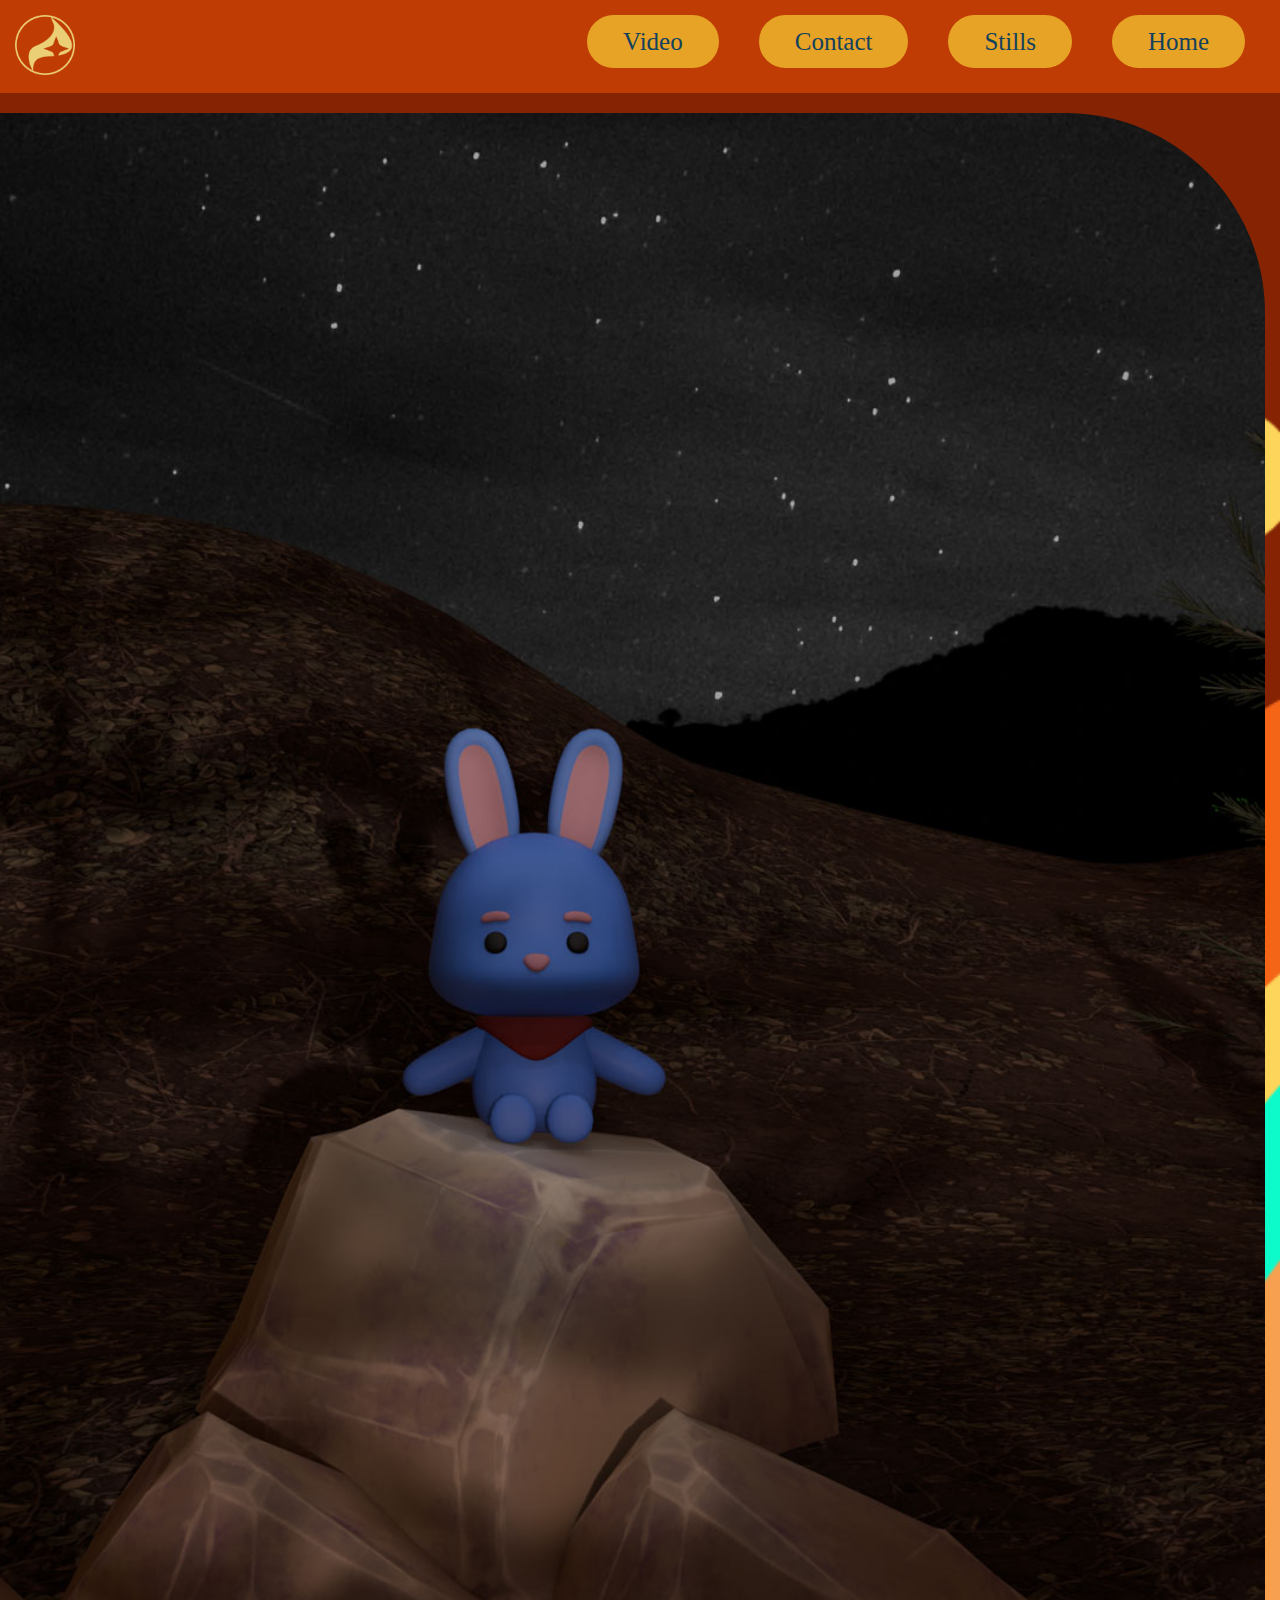
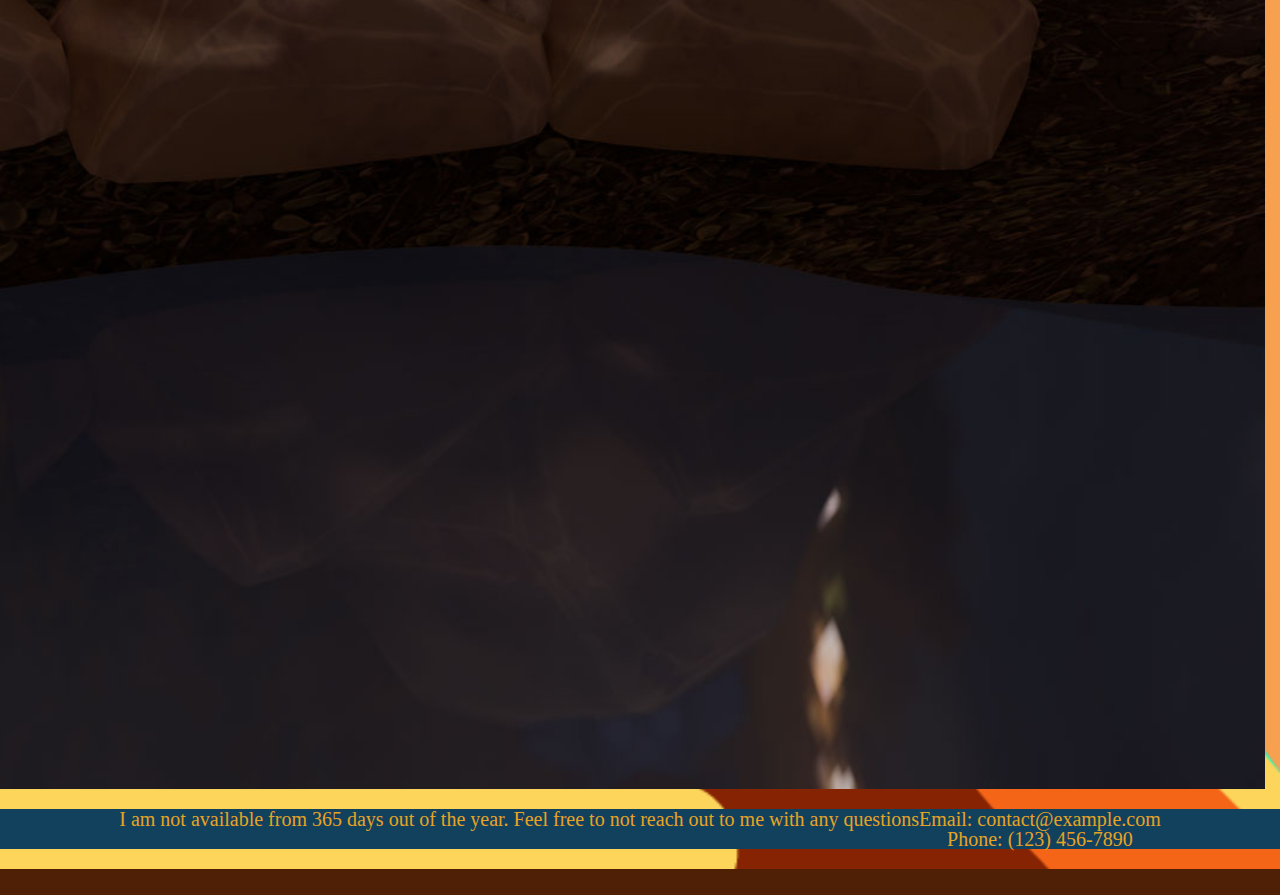
<file: contact.html>
<!DOCTYPE html>
<html lang="en">

<head>
  <meta charset="UTF-8">
  <meta http-equiv="X-UA-Compatible" content="IE=edge">
  <meta name="viewport" content="width=device-width, initial-scale=1.0">
  <title>Spencer Guevara</title>
  <!--css link-->
  <!-- Added a required 'rel' attribute with value 'stylesheet' to the first link tag -->
  <link rel="stylesheet" type="text/css" href="css/index.css" />
  <link rel="preconnect" href="https://fonts.googleapis.com">
  <link rel="preconnect" href="https://fonts.gstatic.com" crossorigin>
  <link href="https://fonts.googleapis.com/css2?family=Barrio&family=Manufacturing+Consent&family=Monoton&display=swap"
    rel="stylesheet">
  <link rel="icon" type="image/png" href="favicon/favicon-96x96.png" sizes="96x96" />
  <link rel="icon" type="image/svg+xml" href="favicon/favicon.svg" />
  <link rel="shortcut icon" href="favicon/favicon.ico" />
  <link rel="apple-touch-icon" sizes="180x180" href="favicon/apple-touch-icon.png" />
  <meta name="apple-mobile-web-app-title" content="Marbles" />
  <link rel="manifest" href="favicon/site.webmanifest" />
</head>

<body>
  <header>
    <!-- Removed extra classes from anchor tags; CSS can select them by element type within the topnav div -->
    <div class="topnav" id="myTopnav">
      <img src="images/logo_2.png" alt="Company Logo" class="site-logo">
      <a href="index.html" class="active">Home</a>
      <a href="stills.html">Stills</a>
      <a href="contact.html">Contact</a>
      <div class="dropdown">
        <button class="dropbtn">Dropdown
          <!-- Added closing </i> tag -->
          <i class="fa fa-caret-down"></i>
        </button>
        <div class="dropdown-content">
          <a href="#">Link 1</a>
          <a href="#">Link 2</a>
          <a href="#">Link 3</a>
        </div>
      </div>
      <a href="About.html">Video</a>
      <a href="javascript:void(0);" class="icon" onclick="myFunction()">☰</a>
    </div>
  </header>
  <main>
    <div class="contact">
      <img src="images/BunnyX.jpg" class="contactImage" alt="Lace visual element">
      <div class="contactText">

        <p>I am not available from 365 days out of the year. Feel free to not reach out to me with any questions</p>
        <ul>
          <li>Email: contact@example.com</li>
          <li>Phone: (123) 456-7890</li>
        </ul>

      </div>

    </div>
  </main>

  <footer>
    <div class="bottom">Bar</div>
  </footer>

  <script>
    /* Toggle between adding and removing the "responsive" class to topnav when the user clicks on the icon */
    function myFunction() {
      var x = document.getElementById("myTopnav");
      if (x.className === "topnav") {
        x.className += " responsive";
      } else {
        x.className = "topnav";
      }
    }
  </script>
</body>

</html>
</file>
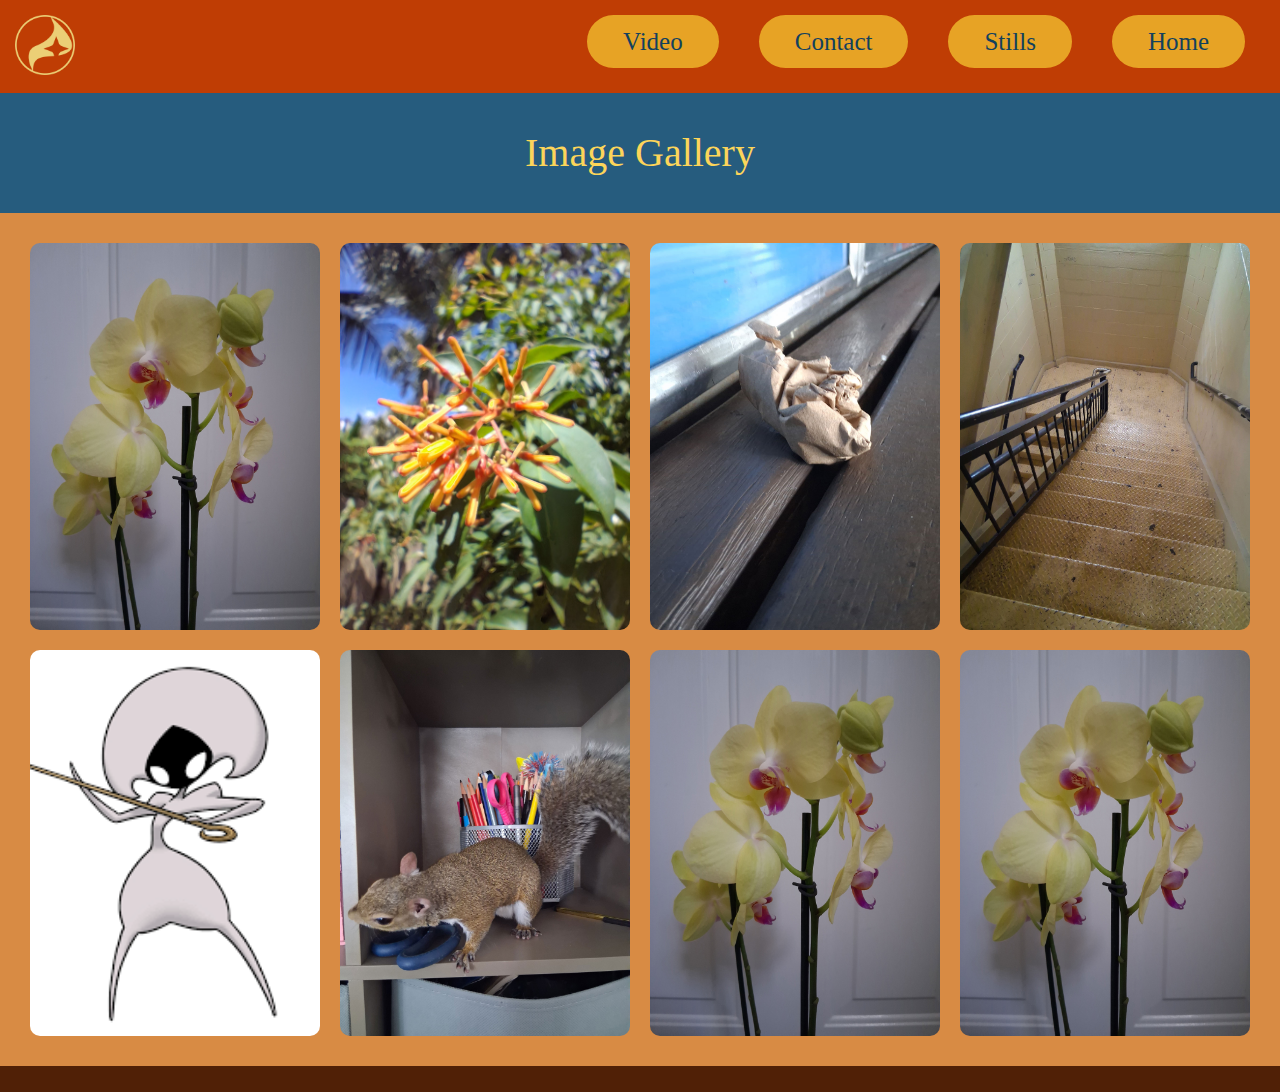
<file: stills.html>
<!DOCTYPE html>
<html lang="en">

<head>
  <meta charset="UTF-8">
  <meta http-equiv="X-UA-Compatible" content="IE=edge">
  <meta name="viewport" content="width=device-width, initial-scale=1.0">
  <title>Spencer Guevara</title>
  <!--css link-->
  <!-- Added required 'rel' attribute -->
  <link rel="stylesheet" type="text/css" href="css/index.css" />
  <link rel="preconnect" href="https://fonts.googleapis.com">
  <link rel="preconnect" href="https://fonts.gstatic.com" crossorigin>
  <link href="https://fonts.googleapis.com/css2?family=Barrio&family=Manufacturing+Consent&family=Monoton&display=swap"
    rel="stylesheet">
  <link rel="icon" type="image/png" href="/favicon/favicon-96x96.png" sizes="96x96" />
  <link rel="icon" type="image/svg+xml" href="favicon/favicon.svg" />
  <link rel="shortcut icon" href="favicon/favicon.ico" />
  <link rel="apple-touch-icon" sizes="180x180" href="/favicon/apple-touch-icon.png" />
  <meta name="apple-mobile-web-app-title" content="Marbles" />
  <link rel="manifest" href="favicon/site.webmanifest" />
</head>

<body>
  <header>
    <div class="topnav" id="myTopnav">
      <img src="images/logo_2.png" alt="Company Logo" class="site-logo">
      <a href="index.html" class="active">Home</a>
      <!-- Removed redundant classes for cleaner CSS selection -->
      <a href="#">Stills</a>
      <a href="contact.html">Contact</a>
      <div class="dropdown">
        <button class="dropbtn">Dropdown
          <!-- Added closing </i> tag -->
          <i class="fa fa-caret-down"></i>
        </button>
        <div class="dropdown-content">
          <a href="#">Link 1</a>
          <a href="#">Link 2</a>
          <a href="#">Link 3</a>
        </div>
      </div>
      <a href="About.html">Video</a>
      <a href="javascript:void(0);" class="icon" onclick="myFunction()">☰</a>
    </div>
  </header>
  <main>
    <section>
      <!---gallery stuff--->
      <div class="gallery_title">
        <h1>Image Gallery</h1>
      </div>
      <div class="gallery">
        <div class="gallery-item">
          <!-- Wrap the image and overlay with an anchor tag -->
          <a href="images/flower.jpg" target="_blank">
            <img src="images/flower.jpg" alt="A pink flower">
            <div class="overlay">
              <h3>Flower Y</h3>
            </div>
          </a>
        </div>
        <div class="gallery-item">
          <!-- Wrap the image and overlay with an anchor tag -->
          <a href="link_destination_url" target="_blank">
            <img src="images/flower_2.jpg" alt="A different flower">
            <div class="overlay">
              <h3>Sparking Beauty</h3>
            </div>
          </a>
        </div>
        <div class="gallery-item">
          <!-- Wrap the image and overlay with an anchor tag -->
          <a href="link_destination_url" target="_blank">
            <img src="images/napkin.jpg" alt="A used napkin">
            <div class="overlay">
              <h3>Dirty nap</h3>
            </div>
          </a>
        </div>
        <div class="gallery-item">
          <!-- Wrap the image and overlay with an anchor tag -->
          <a href="link_destination_url" target="_blank">
            <img src="images/Stair.jpg" alt="A set of stairs">
            <div class="overlay">
              <h3>Stair way of doom</h3>
            </div>
          </a>
        </div>
        <div class="gallery-item">
          <!-- Wrap the image and overlay with an anchor tag -->
          <a href="link_destination_url" target="_blank">
            <img src="images/lace.png" alt="A lace pattern">
            <div class="overlay">
              <h3>Zoom On Hover</h3>
            </div>
          </a>
        </div>
        <div class="gallery-item">
          <!-- Wrap the image and overlay with an anchor tag -->
          <a href="link_destination_url" target="_blank">
            <img src="images/squrrel.jpg" alt="A squirrel">
            <div class="overlay">
              <h3>Zoom On Hover</h3>
            </div>
          </a>
        </div>
        <div class="gallery-item">
          <!-- Wrap the image and overlay with an anchor tag -->
          <a href="link_destination_url" target="_blank">
            <img src="images/flower.jpg" alt="A pink flower">
            <div class="overlay">
              <h3>Zoom On Hover</h3>
            </div>
          </a>
        </div>
        <div class="gallery-item">
          <!-- Wrap the image and overlay with an anchor tag -->
          <a href="link_destination_url" target="_blank">
            <img src="images/flower.jpg" alt="A pink flower">
            <div class="overlay">
              <h3>Zoom On Hover</h3>
            </div>
          </a>
        </div>
        <!-- The extra closing div, closing a tag, and anchor tag below were removed -->
      </div>
    </section>

    <footer>
      <div class="bottom">Bar</div>
    </footer>
  </main>

  <script>
    /* Toggle between adding and removing the "responsive" class to topnav when the user clicks on the icon */
    function myFunction() {
      var x = document.getElementById("myTopnav");
      if (x.className === "topnav") {
        x.className += " responsive";
      } else {
        x.className = "topnav";
      }
    }
  </script>
</body>

</html>
</file>
<file: css/index.css>
/*-- CSS Reset --*/
html,
body,
div,
span,
applet,
object,
iframe,
h1,
h2,
h3,
h4,
h5,
h6,
p,
blockquote,
pre,
a,
abbr,
acronym,
address,
big,
cite,
code,
del,
dfn,
em,
img,
ins,
kbd,
q,
s,
samp,
small,
strike,
strong,
sub,
sup,
tt,
var,
b,
u,
i,
center,
dl,
dt,
dd,
ol,
ul,
li,
fieldset,
form,
label,
legend,
table,
caption,
tbody,
tfoot,
thead,
tr,
th,
td,
article,
aside,
canvas,
details,
embed,
figure,
figcaption,
footer,
header,
hgroup,
menu,
nav,
output,
ruby,
section,
summary,
time,
mark,
audio,
video {
  margin: 0;
  padding: 0;
  border: 0;
  font-size: 100%;
  font: inherit;
  vertical-align: baseline;
}
/* HTML5 display-role reset for older browsers */
article,
aside,
details,
figcaption,
figure,
footer,
header,
hgroup,
menu,
nav,
section {
  display: block;
}
body {
  line-height: 1;
}
ol,
ul {
  list-style: none;
}
blockquote,
q {
  quotes: none;
}
blockquote:before,
blockquote:after,
q:before,
q:after {
  content: "";
  content: none;
}
table {
  border-collapse: collapse;
  border-spacing: 0;
}
/*-- My design --*/
.site-logo {
  /* Control the size */
  width: 60px; /* Adjust as needed */
  height: auto; /* Maintains the aspect ratio */

  /* Add some spacing */
  margin:0px; 

  /* You could also center it */
 
  margin-left: 0px;
  margin-right: auto;
  justify-content: left;
  
}

/*--button work---*/
.a {
  font-family: -apple-system, BlinkMacSystemFont, "Segoe UI", Roboto, Oxygen,
    Ubuntu, Cantarell, "Open Sans", "Helvetica Neue", sans-serif;
}
.barrio-regular {
  font-family: "Barrio", system-ui;
  font-weight: 400;
  font-style: normal;
}
.manufacturing-consent-regular {
  font-family: "Manufacturing Consent", system-ui;
  font-weight: 400;
  font-style: normal;
}

.monoton-regular {
  font-family: "Monoton", sans-serif;
  font-weight: 400;
  font-style: normal;
}

.button-3 {
  color: black; /* button text color */
  outline: none;
  background: transparent;
  border: solid #fcd55a 7px;
  letter-spacing: 0.0625em;
  padding: 10px 10px;
  text-transform: uppercase;
  font: bold 40px "Bitter", sans-serif; /* use google font */
  line-height: 5;
  position: relative;
  display: flex;
  margin-right: 20px;
  margin-bottom: 0px;
  text-decoration: none; /* remove underline if using A instead of BUTTON tag */
  overflow: hidden;
  justify-content: center;
}


.myButton2 {
  max-width: auto;
  margin-left: 80px;
  margin-right: 80px;
  margin-top: 20px;
  min-width: 50px;
  background-color: #f46518;
  border-top-left-radius: 300px;
  border-top-right-radius: 300px;
  border: 0px solid #fcd55a;
  display: inline-block;
  color: #fef8a6;
  font-family: "Monoton", sans-serif;
  font-size: 80px;
  padding: 200px 30px;
  text-decoration: none;
  height: 500px;
  width: 400px;
  text-align: center;
}
.myButton2:hover {
  background-color: #12415e;
  color: #fcd55a;
  box-shadow: 30px 1px 0px 0px #0dfbcb;
  transition: 0.3s;
}
.myButton2:active {
  position: relative;
  top: 1px;
}
.myButtonR {
  max-width: auto;
  margin-left: 80px;
  margin-right: 80px;
  margin-top: 20px;
  min-width: 50px;
  background-color: #f46518;
  border-top-left-radius: 300px;
  border-top-right-radius: 300px;
  border: 0px solid #fcd55a;
  display: inline-block;
  color: #fef8a6;
  font-family: Impact, Haettenschweiler, "Arial Narrow Bold", sans-serif;
  font-size: 80px;
  padding: 200px 30px;
  text-decoration: none;
  height: 500px;
  width: 400px;
  text-align: center;
}
.myButtonR:hover {
  background-color: #12415e;
  color: #fcd55a;
  box-shadow: 30px 1px 0px 0px #0dfbcb;
  transition: 0.3s;
}
.myButtonR:active {
  position: relative;
  top: 1px;
}
.myButtonM {
  max-width: auto;
  margin-left: 80px;
  margin-right: 80px;
  margin-top: 20px;
  min-width: 50px;
  background-color: #f46518;
  border-top-left-radius: 300px;
  border-top-right-radius: 300px;
  border: 0px solid #fcd55a;
  display: inline-block;
  color: #fef8a6;
  font-family: "Barrio", system-ui;
  font-size: 80px;
  padding: 200px 30px;
  text-decoration: none;
  height: 500px;
  width: 400px;
  text-align: center;
  justify-content: flex-start;
}
.myButtonM:hover {
  background-color: #12415e;
  color: #fcd55a;
  box-shadow: 30px 1px 0px 0px #0dfbcb;
  transition: 0.3s;
}
.myButtonM:active {
  position: relative;
  top: 1px;
}
/*---------------------------------

Video

----------------------------------*/

.video-container {
  position: relative;
  bottom: 0%;
  left: 0%;
  max-height: 750px;
  width: 99vw;
  overflow: hidden;
  background: #e7a325;
}

#video {
  margin-left: 0px;
  width: 100%;
  margin-bottom: -1em;
}

#play-pause {
  position: absolute;
  bottom: 5%;
  right: 70px;
  padding-top: 20px;
  border: none;
  border-radius: 40px;
  background-color: transparent;
  margin: auto;
  z-index: 1;
}

#play-pause-center {
  position: absolute;
  top: 40%;
  right: 45%;
  border: none;
  border-radius: 40px;
  background-color: transparent;
  margin: auto;
  z-index: 1;
}

#play-pause:hover {
  cursor: pointer;
}

.video-message {
  color: #fff;
}
.work {
  background-color: #bf3d04;
  height: auto;
  box-sizing: border-box;
}
.video-container2 {
  position: relative;
  bottom: 0%;
  left: 0%;
  height: 100vw;
  width: 50vw;
  overflow: hidden;
  background: #e7a325;
  border-top-right-radius: 1000px;
  border-top-left-radius: 1000px;
  margin-top: 50px;
}

.video-container2 {
  /* *** KEY CHANGES HERE *** */
  margin-left: 0px;
  max-width: 1000px; /* FIXED WIDTH */
  max-height: 350px; /* FIXED HEIGHT (450px maintains a 16:9 aspect ratio with 800px) */
  margin-bottom: -1em;
}
/*----experiment topnav----*/

/* Add a black background color to the top navigation */
.topnav {
  background-color: #bf3d04;
  overflow: hidden;
  padding: 15px;
}

/* Style the links inside the navigation bar */
.topnav a {
  float: right;
  display: block;
  color: #12415e;
  text-align: center;
  padding: 14px 36px;
  text-decoration: none;
  font-size: 25px;
  background-color: #e7a325;
  margin-left: 20px;
  margin-right: 20px;
  border-radius: 40px;
}
.logo {
  display: inline-block;
  justify-content: right;
  background-color: #f9f9f9;
  width: 75px;
  height: 75px;
}
.topnav a:hover {
  color: #fcd55a;
  background-color: #12415e;
  box-shadow: 8px 8px #0dfbcb;
  transition: 0.3s;
}

/* Hide the link that should open and close the topnav on small screens */
.topnav .icon {
  display: none;
}

/* Dropdown container - needed to position the dropdown content */
.dropdown {
  float: left;
  overflow: hidden;
}

/* Style the dropdown button to fit inside the topnav */
.dropdown .dropbtn {
  font-size: 17px;
  border: none;
  outline: none;
  color: transparent;
  padding: 14px 16px;
  background-color: inherit;
  font-family: inherit;
  margin: 0;
}

/* Style the dropdown content (hidden by default) */
.dropdown-content {
  display: none;
  position: absolute;
  background-color: #f9f9f9;
  min-width: 160px;
  z-index: 1;
}
/* Media Query for screens 768px wide or less (common mobile breakpoint) */
@media (max-width: 1500px) {
  .work {
    height: 100dvh; 
    /* 
      100dvh ensures the height dynamically fills the available 
      viewport space, accounting for mobile browser address bars.
      You can use 100vh as a fallback if needed.
    */
  }
}


/* When the screen is less than 600 pixels wide, hide all links, except for the first one ("Home"). Show the link that contains should open and close the topnav (.icon) */
@media screen and (max-width: 1000px) {
  .topnav a,
  .dropdown .dropbtn {
    display: none;
  }
  .topnav a.icon {
    float: right;
    display: block;
  }
}

/* The "responsive" class is added to the topnav with JavaScript when the user clicks on the icon. This class makes the topnav look good on small screens (display the links vertically instead of horizontally) */
@media screen and (max-width: 2000px) {
  .topnav.responsive {
    position: relative;
  }
  .topnav.responsive a.icon {
    position: absolute;
    right: 0;
    top: 0;
  }
  .topnav.responsive a {
    float: none;
    display: block;
    text-align: left;
  }
}
.bottom {
  background-color: #502006;
  height: auto;
  width: auto;
  color: transparent;
  padding-top: 10px;
}

@media screen and (max-width: 1300px) {
  /* Hides ALL elements with the class 'myButton2' */
  .myButton2,
  /* Hides the main button inside the 'dropdown' container */
  .dropdown .dropbtn {
    display: none;
  }
}
@media screen and (max-width: 1300px) {
  /* Hides ALL elements with the class 'myButton2' */
  .myButtonR,
  /* Hides the main button inside the 'dropdown' container */
  .dropdown .dropbtn {
    display: none;
  }
}
@media screen and (max-width: 1300px) {
  /* Hides ALL elements with the class 'myButton2' */
  .myButtonM,
  /* Hides the main button inside the 'dropdown' container */
  .dropdown .dropbtn {
    display: none;
  }
}
/* Responsive for tablets and phones */
@media (max-width: 1024px) {
  .gallery {
    grid-template-columns: repeat(2, 1fr);
  }
}

@media (max-width: 600px) {
  .gallery {
    grid-template-columns: 1fr;
  }
}
/* Styles for mobile devices (default) */
.work-item {
  width: 100%; /* Takes up full width on small screens */
  margin-bottom: 20px;
}

/* Styles for screens wider than 768px (tablets/desktops) */
@media (min-width: 768px) {
  /* You would typically put content into a flexbox container here */
  .work-container {
    display: flex;
    justify-content: space-around;
  }

  .work-item {
    width: 30%; /* Takes up only 30% of the width on larger screens */
  }
}
/*---------stills page-----------


-----------------------------------*/

#box1 {
  
  width: 300px;
  height: 200px;
  background-color: #0dfbcb;
  border: solid #502006 10px;
  margin-inline-start: 15px;
  margin-block-start: 20px;
}
#flexbox {
  background-color: #311a10;
  margin: 10px;
}

.img src {
  width: 200px;
  height: 300px;
}

.gallery_title h1 {
  text-align: center;
  margin-top: 0px;
  padding-top: 40px;
  padding-bottom: 40px;
  font-size: 2.5rem;
  background-color: #265c7e;
  color: #fcd55a;
}

.gallery {
  display: grid;
  grid-template-columns: repeat(4, 1fr);
  /* Always 4 columns */
  gap: 20px;
  background-color: #d88b44;
  padding: 30px;
}

.gallery-item {
  position: relative;
  overflow: hidden;
  border-radius: 10px;
  transition: transform 0.3s ease;
  cursor: pointer;
}

.gallery-item img {
  width: 100%;
  height: 100%;
  object-fit: cover;
  transition: transform 0.5s ease;
  display: block;
}

.gallery-item:hover img {
  transform: scale(1.1);
}

.overlay {
  position: absolute;
  bottom: 0;
  width: 100%;
  background: linear-gradient(to top, rgba(0, 0, 0, 0.8), transparent);
  padding: 15px;
  opacity: 0;
  transition: opacity 0.4s ease;
}

.gallery-item:hover .overlay {
  opacity: 1;
}

.overlay h3 {
  margin: 0;
  font-size: 1rem;
  color: #f9f9f9;
}
/* --- Media Query for very small screens (e.g., phones narrower than 480px) --- */
@media screen and (max-width: 480px) {
    
  /* Force the gallery into a single column on tiny phones */
  .gallery {
      /* This overrides the 'auto-fit' rule applied earlier */
      grid-template-columns: 1fr; 
      padding: 15px; /* Reduce padding on small screens */
  }

  /* Reduce font size for gallery titles on small screens */
  .overlay h3 {
      font-size: 0.8rem;
  }
  
  /* Center the individual box on small screens */
  #box1 {
      margin: 20px auto; 
  }
}
/*________contact page__________



____________________________*/
.contact {
  display: flex; /* Use flexbox to put items side-by-side by default */
  align-items: center; /* Vertically center the items if they have different heights */
  gap: 20px; /* Adds space between the image and the text */

  /* --- Background Image Properties --- */
  background-image: url(/images/contact.png); /* 1. Specify the image path */
  background-repeat: no-repeat;            /* 2. Prevents the image from tiling */
  background-size: cover;                  /* 3. Scales the image to cover the entire container */
  background-position: center;             /* 4. Centers the image within the container */
  min-height: 100vh; /* Example: ensure the container takes up the full viewport height */
  width: 100%;       /* Ensure the container takes up the full viewport width */
}

.contactImage {
  /* Use percentage width to scale with the screen/container size */
  width: 100%; 
  /* Sets the maximum size for large screens */
  max-width: 800px; 
  
  /* --- KEY CHANGES BELOW --- */
  /* Remove centering margins. Set margin-left to 0 or remove the margin line completely */
  margin-left: 20px;
  margin-top: 20px;
  margin-right: 50px; /* Optional: ensures no right margin pushes it off screen */
  /* You can use a more concise margin declaration if needed: margin: 0 0 0 0; */
  
  /* Maintain the desired border radius */
  border-top-right-radius: 200px;
  
  /* Allow the height to adjust automatically to maintain aspect ratio */
  height: auto; 
  
  /* Ensure the image itself scales within the container */
  display: block; 
max-height: auto;
}
.contactText{
  background-color: #12415e;
  color: #e7a325;
  display: flex;
  justify-content: center;
  /* Reduced max-width here so it flows better side-by-side with the image */
  max-width: auto; 
  max-height: auto;
  font-size: 50px;
  /* Added margin below for mobile view separation */
  margin-bottom: 20px; 
  
}


/* Media Query for screens smaller than 600px (e.g., phones) */
@media (max-width: 1500px) {
  /* Add this rule to stack the items vertically on small screens */
  .contact {
    flex-direction: column; /* This pushes the text below the image */
  }

  .contactImage {
      max-width: 100%; /* Ensure the image spans the full width on mobile */
  }

  

  .contactText {
    /* Adjust text size for readability on mobile */
    margin-left: 0;
    font-size: 20px; 
    text-align: center;
    width: 100%; /* make this stuff flow better */
    max-width: 100%; /* Ensure the text container uses full width */
  }
}



/*________video_gallery_______


____________________________*/
.VideoGal_title h1 {
  text-align: center;
  margin-top: 0px;
  padding-top: 40px;
  padding-bottom: 40px;
  font-size: 2.5rem;
  background-color: #265c7e;
  color: #fcd55a;
}
.videogallery {
  background-color: #f7a050;
  height: fit-content;
}
.vid {
  display: flex;
  justify-content: flex-start;
  gap: 15px; /* Added a small gap for spacing between videos */
  width: 90%; /* Changed to 90% of the viewport width */
  margin: 0 auto; /* Centers the container on the page */
  flex-wrap: wrap;
  padding: 15px; /* Reduced padding for better responsiveness */
  border: solid #502006 0px;
}

.vid video {
  /*  Video width is now a percentage of the container's width */
  width: 48%; 
  height: auto; /* Maintains the video's aspect ratio */
  /* Ensures the video scales down cleanly */
  max-width: 100%; 
}
.vid h2{
  font-size: 50px;
}
.vid_text {
  margin-left: 50px;
  font-size: 20px;
}
/* MEIDA QUERY for small screens and stuff (e.g., tablets and phones) 


------------------------------------------------------------------*/
@media (max-width: 768px) {
  .vid {
    /* Container fills more of the screen on mobile */
    width: 95%; 
    justify-content: center; /* Center the single video item */
  }

  .vid video {
    /* Force each video to take up almost the full width of the container */
    width: 100%; 
    margin-bottom: 10px; /* vertical space between stacked videos */
  }

  .vid_text {
    /* Adjust text size for readability on mobile */
    margin-left: 0;
    font-size: 20px; 
    text-align: center;
    width: 100%; /* make this stuff flow better */
  }
}
/*------dont touch---







:}








---------------------------*/
</file>
